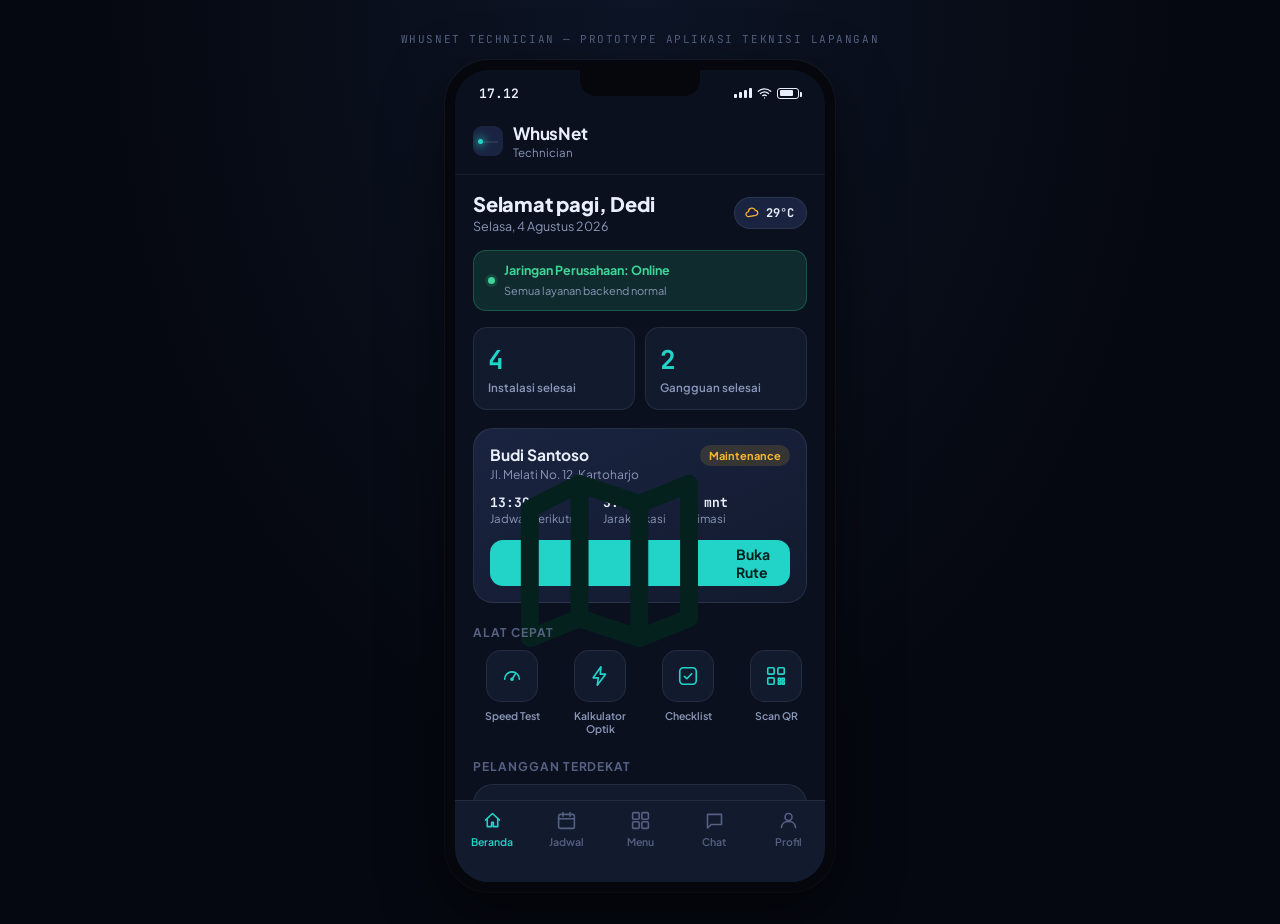
<file: index.html>
<!DOCTYPE html>

<html lang="id">
<head>
<meta charset="utf-8"/>
<meta content="width=device-width, initial-scale=1.0" name="viewport"/>
<title>WhusNet Technician — Prototype</title>
<link href="https://fonts.googleapis.com" rel="preconnect"/>
<link href="https://fonts.googleapis.com/css2?family=Plus+Jakarta+Sans:wght@400;500;600;700;800&amp;family=JetBrains+Mono:wght@400;500;600;700&amp;display=swap" rel="stylesheet"/>

<link href="style.css" rel="stylesheet"/></head>
<body>
<div class="wrap">
<div class="brandline">WHUSNET TECHNICIAN — PROTOTYPE APLIKASI TEKNISI LAPANGAN</div>
<div class="device" id="device">
<div class="notch"></div>
<div class="statusbar">
<span id="clock">09:41</span>
<div class="icons">
<div class="sig-bars"><i></i><i></i><i></i><i></i></div>
<svg fill="none" height="15" stroke="currentColor" stroke-linecap="round" stroke-width="2" viewbox="0 0 24 24" width="15"><path d="M2 8.5a15 15 0 0 1 20 0M5.5 12a10 10 0 0 1 13 0M9 15.5a5 5 0 0 1 6 0"></path><circle cx="12" cy="19" fill="currentColor" r="1" stroke="none"></circle></svg>
<div class="batt"><i></i></div>
</div>
</div>
<div class="appbar" id="appbar">
<button class="back-btn" id="backBtn" onclick="goBack()" style="display:none;"></button>
<div class="brandmark" id="brandmark">
<div class="pulse-mark"><div class="line"></div><div class="dot"></div></div>
</div>
<div class="title-block">
<h1 id="appbarTitle">WhusNet</h1>
<p id="appbarSub">Technician</p>
</div>
<button class="icon-btn" id="appbarAction"></button>
</div>
<div class="screens" id="screens"></div>
<div class="bottomnav" id="bottomnav"></div>
</div>
</div>

<script src="script.js"></script></body>
</html>
</file>
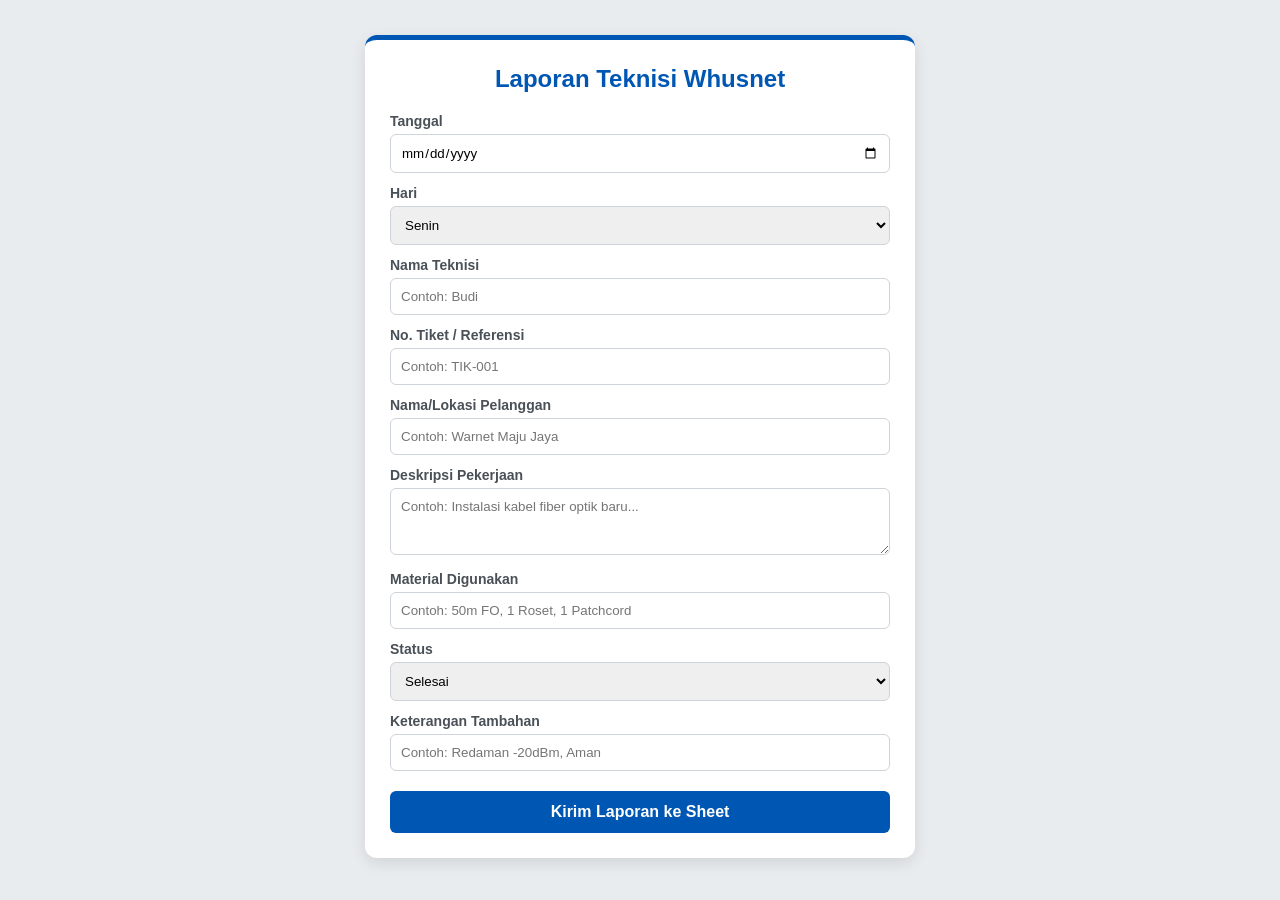
<file: laporan_harian_whusnet.html>
<!DOCTYPE html>
<html lang="id">
<head>
  <meta charset="UTF-8">
  <meta name="viewport" content="width=device-width, initial-scale=1.0">
  <title>Dashboard Laporan Whusnet</title>
  <style>
    body { font-family: 'Segoe UI', Tahoma, Geneva, Verdana, sans-serif; background-color: #e9ecef; padding: 15px; margin: 0; }
    .container { max-width: 500px; margin: 20px auto; background: #ffffff; padding: 25px; border-radius: 12px; box-shadow: 0 5px 15px rgba(0,0,0,0.1); border-top: 5px solid #0056b3; }
    h2 { text-align: center; color: #0056b3; margin-top: 0; }
    label { font-weight: 600; margin-top: 12px; display: block; color: #495057; font-size: 14px; }
    input, select, textarea { width: 100%; padding: 10px; margin-top: 5px; border: 1px solid #ced4da; border-radius: 6px; box-sizing: border-box; font-family: inherit; }
    input:focus, select:focus, textarea:focus { border-color: #0056b3; outline: none; box-shadow: 0 0 5px rgba(0,86,179,0.2); }
    button { width: 100%; padding: 12px; background-color: #0056b3; color: white; border: none; border-radius: 6px; font-size: 16px; font-weight: bold; cursor: pointer; margin-top: 20px; transition: 0.3s; }
    button:hover { background-color: #004494; }
    #loading { display: none; text-align: center; color: #d39e00; font-weight: bold; margin-top: 15px; font-size: 14px; }
    #success { display: none; text-align: center; color: #28a745; font-weight: bold; margin-top: 15px; font-size: 14px; }
  </style>
</head>
<body>

  <div class="container">
    <h2>Laporan Teknisi Whusnet</h2>
    <form id="formLaporan">
      
      <label>Tanggal</label>
      <input type="date" name="tanggal" required>
      
      <label>Hari</label>
      <select name="hari" required>
        <option value="Senin">Senin</option><option value="Selasa">Selasa</option>
        <option value="Rabu">Rabu</option><option value="Kamis">Kamis</option>
        <option value="Jumat">Jumat</option><option value="Sabtu">Sabtu</option>
        <option value="Minggu">Minggu</option>
      </select>
      
      <label>Nama Teknisi</label>
      <input type="text" name="teknisi" placeholder="Contoh: Budi" required>
      
      <label>No. Tiket / Referensi</label>
      <input type="text" name="tiket" placeholder="Contoh: TIK-001">
      
      <label>Nama/Lokasi Pelanggan</label>
      <input type="text" name="pelanggan" placeholder="Contoh: Warnet Maju Jaya" required>
      
      <label>Deskripsi Pekerjaan</label>
      <textarea name="deskripsi" rows="3" placeholder="Contoh: Instalasi kabel fiber optik baru..." required></textarea>
      
      <label>Material Digunakan</label>
      <input type="text" name="material" placeholder="Contoh: 50m FO, 1 Roset, 1 Patchcord">
      
      <label>Status</label>
      <select name="status">
        <option value="Selesai">Selesai</option>
        <option value="Pending">Pending</option>
      </select>
      
      <label>Keterangan Tambahan</label>
      <input type="text" name="keterangan" placeholder="Contoh: Redaman -20dBm, Aman">
      
      <button type="submit">Kirim Laporan ke Sheet</button>
      <div id="loading">⏳ Sedang mengirim data... Jangan tutup halaman ini.</div>
      <div id="success">✅ Mantap! Laporan berhasil masuk ke Google Sheet.</div>
    </form>
  </div>

  <script>
    // PASTIKAN ANDA MENGGANTI URL DI BAWAH INI DENGAN URL WEB APP MILIK ANDA
    const scriptURL = 'MASUKKAN_URL_WEB_APP_DI_SINI'; 
    
    const form = document.forms['formLaporan'];
    const btnSubmit = document.querySelector('button[type="submit"]');
    const loading = document.getElementById('loading');
    const successMsg = document.getElementById('success');

    form.addEventListener('submit', e => {
      e.preventDefault();
      
      // Tampilkan status loading
      loading.style.display = 'block';
      successMsg.style.display = 'none';
      btnSubmit.disabled = true;

      fetch(scriptURL, { method: 'POST', body: new FormData(form)})
        .then(response => {
          loading.style.display = 'none';
          successMsg.style.display = 'block';
          btnSubmit.disabled = false;
          form.reset(); // Kosongkan form setelah sukses
          
          // Hilangkan pesan sukses setelah 4 detik
          setTimeout(() => {
            successMsg.style.display = 'none';
          }, 4000);
        })
        .catch(error => {
          loading.style.display = 'none';
          btnSubmit.disabled = false;
          alert('Ups! Gagal mengirim laporan. Pastikan koneksi internet aman.');
          console.error('Error!', error.message);
        });
    });
  </script>
</body>
</html>
</file>
<file: style.css>
/* ============ TOKENS ============ */
:root{
  --bg:#0A101E;
  --page:#050810;
  --surface:#121A2E;
  --surface-2:#1A2440;
  --surface-3:#233052;
  --text:#EAF0FB;
  --text-dim:#8A97B8;
  --text-faint:#556082;
  --border:rgba(255,255,255,.08);
  --border-soft:rgba(255,255,255,.05);
  --accent:#22D3C7;
  --accent-dim:rgba(34,211,199,.14);
  --accent-2:#5B8CFF;
  --good:#3ED598;
  --good-dim:rgba(62,213,152,.14);
  --warn:#F5B62E;
  --warn-dim:rgba(245,182,46,.14);
  --bad:#F0475F;
  --bad-dim:rgba(240,71,95,.14);
  --radius-lg:20px;
  --radius-md:14px;
  --radius-sm:10px;
  --shadow:0 20px 60px rgba(0,0,0,.5);
  --font-ui:'Plus Jakarta Sans',sans-serif;
  --font-mono:'JetBrains Mono',monospace;
}
html.light{
  --bg:#F2F4FA;
  --page:#E4E8F2;
  --surface:#FFFFFF;
  --surface-2:#F3F5FB;
  --surface-3:#E9ECF6;
  --text:#101528;
  --text-dim:#5B6685;
  --text-faint:#8891AC;
  --border:rgba(16,20,40,.09);
  --border-soft:rgba(16,20,40,.05);
  --accent:#0EA5A0;
  --accent-dim:rgba(14,165,160,.10);
  --shadow:0 20px 50px rgba(30,40,70,.16);
}
*{box-sizing:border-box; margin:0; padding:0;}
body{
  background:radial-gradient(ellipse at top, #0d1526 0%, var(--page) 60%);
  min-height:100vh;
  display:flex;
  align-items:center;
  justify-content:center;
  padding:32px 12px;
  font-family:var(--font-ui);
  color:var(--text);
  -webkit-font-smoothing:antialiased;
}
html.light body{ background:radial-gradient(ellipse at top, #ffffff 0%, var(--page) 65%); }
button{font-family:inherit; cursor:pointer; border:none; background:none; color:inherit;}
input,select,textarea{font-family:inherit; color:inherit;}
::-webkit-scrollbar{width:0;height:0;}

/* ============ DEVICE FRAME ============ */
.wrap{display:flex; flex-direction:column; align-items:center; gap:14px;}
.brandline{
  font-family:var(--font-mono); font-size:11px; letter-spacing:.14em; text-transform:uppercase;
  color:var(--text-faint);
}
.device{
  width:390px; height:832px;
  background:var(--bg);
  border-radius:44px;
  border:10px solid #05070d;
  box-shadow:var(--shadow), 0 0 0 1px rgba(255,255,255,.04);
  position:relative;
  overflow:hidden;
  display:flex;
  flex-direction:column;
}
html.light .device{ border-color:#151a2c; }
.notch{
  position:absolute; top:0; left:50%; transform:translateX(-50%);
  width:120px; height:26px; background:#05070d; border-radius:0 0 16px 16px; z-index:50;
}
.statusbar{
  height:46px; flex-shrink:0; display:flex; align-items:center; justify-content:space-between;
  padding:0 26px 0 24px; font-family:var(--font-mono); font-size:13px; font-weight:600; color:var(--text);
}
.statusbar .icons{display:flex; align-items:center; gap:5px;}
.sig-bars{display:flex; align-items:flex-end; gap:2px; height:10px;}
.sig-bars i{width:3px; background:currentColor; border-radius:1px; display:block;}
.sig-bars i:nth-child(1){height:4px;} .sig-bars i:nth-child(2){height:6px;}
.sig-bars i:nth-child(3){height:8px;} .sig-bars i:nth-child(4){height:10px;}
.batt{width:22px; height:11px; border:1.4px solid currentColor; border-radius:3px; position:relative; padding:1.5px;}
.batt::after{content:'';position:absolute; right:-3.5px; top:3px; width:2px; height:5px; background:currentColor; border-radius:0 1px 1px 0;}
.batt i{display:block; height:100%; width:78%; background:currentColor; border-radius:1px;}

/* ============ APP HEADER ============ */
.appbar{
  flex-shrink:0; padding:6px 18px 14px; display:flex; align-items:center; gap:10px;
  border-bottom:1px solid var(--border-soft);
}
.appbar .back-btn{
  width:34px; height:34px; border-radius:10px; background:var(--surface-2); display:flex; align-items:center; justify-content:center; flex-shrink:0;
}
.appbar .back-btn svg{width:18px; height:18px;}
.appbar .title-block{flex:1; min-width:0;}
.appbar .title-block h1{font-size:17px; font-weight:700; letter-spacing:-.01em; white-space:nowrap; overflow:hidden; text-overflow:ellipsis;}
.appbar .title-block p{font-size:11.5px; color:var(--text-dim); margin-top:1px;}
.appbar .brandmark{display:flex; align-items:center; gap:8px;}
.pulse-mark{position:relative; width:30px; height:30px; border-radius:9px; background:var(--surface-2); display:flex; align-items:center; justify-content:center; flex-shrink:0; overflow:hidden;}
.pulse-mark .line{position:absolute; left:5px; right:5px; top:50%; height:1.5px; background:var(--border);}
.pulse-mark .dot{position:absolute; top:50%; left:5px; width:5px; height:5px; margin-top:-2.5px; border-radius:50%; background:var(--accent); box-shadow:0 0 8px 1px var(--accent); animation:pulseTravel 2.4s ease-in-out infinite;}
@keyframes pulseTravel{0%{left:5px;opacity:.2;} 50%{left:20px;opacity:1;} 100%{left:5px;opacity:.2;}}
.appbar .icon-btn{width:34px;height:34px;border-radius:10px;background:var(--surface-2);display:flex;align-items:center;justify-content:center;flex-shrink:0;}
.appbar .icon-btn svg{width:17px;height:17px;color:var(--text-dim);}

/* ============ SCREENS ============ */
.screens{flex:1; position:relative; overflow:hidden;}
.screen{
  position:absolute; inset:0; overflow-y:auto; padding:16px 18px 100px;
  display:none; animation:fadeIn .25s ease;
}
.screen.active{display:block;}
@keyframes fadeIn{from{opacity:0; transform:translateY(6px);} to{opacity:1; transform:translateY(0);}}

/* ============ COMMON COMPONENTS ============ */
.card{background:var(--surface); border:1px solid var(--border); border-radius:var(--radius-lg); padding:16px;}
.section-title{font-size:12px; font-weight:700; text-transform:uppercase; letter-spacing:.08em; color:var(--text-faint); margin:22px 0 10px;}
.section-title:first-child{margin-top:0;}
.pill{display:inline-flex; align-items:center; gap:4px; font-size:11px; font-weight:700; padding:4px 9px; border-radius:99px;}
.pill.good{background:var(--good-dim); color:var(--good);}
.pill.warn{background:var(--warn-dim); color:var(--warn);}
.pill.bad{background:var(--bad-dim); color:var(--bad);}
.pill.neutral{background:var(--surface-3); color:var(--text-dim);}
.dot{width:7px;height:7px;border-radius:50%; flex-shrink:0;}
.dot.good{background:var(--good); box-shadow:0 0 0 3px var(--good-dim);}
.dot.warn{background:var(--warn); box-shadow:0 0 0 3px var(--warn-dim);}
.dot.bad{background:var(--bad); box-shadow:0 0 0 3px var(--bad-dim);}
.dot.pulse{animation:dotpulse 1.8s ease-in-out infinite;}
@keyframes dotpulse{0%,100%{opacity:1;} 50%{opacity:.35;}}
.btn{display:flex; align-items:center; justify-content:center; gap:7px; height:46px; border-radius:13px; font-weight:700; font-size:14px;}
.btn.primary{background:var(--accent); color:#04211E;}
html.light .btn.primary{color:#fff;}
.btn.primary:active{filter:brightness(.92);}
.btn.ghost{background:var(--surface-2); color:var(--text); border:1px solid var(--border);}
.btn.danger{background:var(--bad-dim); color:var(--bad);}
.btn[disabled]{opacity:.4; pointer-events:none;}
.mono{font-family:var(--font-mono);}
.input{
  width:100%; height:44px; background:var(--surface-2); border:1px solid var(--border); border-radius:12px;
  padding:0 13px; font-size:14px; color:var(--text);
}
.input:focus, select.input:focus{outline:none; border-color:var(--accent);}
textarea.input{height:80px; padding:11px 13px; resize:none; line-height:1.5;}
select.input{appearance:none; -webkit-appearance:none;}
.field label{display:block; font-size:12px; font-weight:600; color:var(--text-dim); margin-bottom:6px;}
.field{margin-bottom:14px;}
.row{display:flex; gap:10px;}
.row > *{flex:1;}
.list-item{display:flex; align-items:center; gap:12px; padding:13px 0; border-bottom:1px solid var(--border-soft);}
.list-item:last-child{border-bottom:none;}
.icon-chip{width:38px; height:38px; border-radius:11px; background:var(--surface-2); display:flex; align-items:center; justify-content:center; flex-shrink:0; color:var(--accent);}
.icon-chip svg{width:18px; height:18px;}
.empty-note{font-size:12.5px; color:var(--text-faint); text-align:center; padding:18px 10px; line-height:1.6;}

/* ============ BOTTOM NAV ============ */
.bottomnav{
  position:absolute; left:0; right:0; bottom:0; height:82px; padding-bottom:14px;
  background:var(--surface); border-top:1px solid var(--border);
  display:flex; align-items:flex-start; padding-top:9px; z-index:40;
}
.navbtn{flex:1; display:flex; flex-direction:column; align-items:center; gap:4px; color:var(--text-faint);}
.navbtn svg{width:21px; height:21px;}
.navbtn span{font-size:10.5px; font-weight:600;}
.navbtn.active{color:var(--accent);}

/* ============ DASHBOARD ============ */
.greet-row{display:flex; align-items:center; justify-content:space-between; margin-bottom:16px;}
.greet-row h1{font-size:20px; font-weight:800; letter-spacing:-.01em;}
.greet-row p{font-size:12.5px; color:var(--text-dim); margin-top:2px;}
.weather-chip{display:flex; align-items:center; gap:6px; background:var(--surface-2); border:1px solid var(--border); border-radius:99px; padding:7px 12px 7px 9px;}
.weather-chip svg{width:16px;height:16px; color:var(--warn);}
.weather-chip span{font-size:12px; font-weight:700; font-family:var(--font-mono);}
.net-status{display:flex; align-items:center; gap:9px; background:var(--good-dim); border:1px solid rgba(62,213,152,.25); border-radius:13px; padding:11px 14px; margin-bottom:16px;}
.net-status .txt{flex:1;}
.net-status .txt b{font-size:12.5px; color:var(--good); display:block;}
.net-status .txt span{font-size:11px; color:var(--text-dim);}
.stat-grid{display:grid; grid-template-columns:1fr 1fr; gap:10px; margin-bottom:18px;}
.stat-card{background:var(--surface); border:1px solid var(--border); border-radius:var(--radius-md); padding:14px;}
.stat-card .num{font-family:var(--font-mono); font-size:26px; font-weight:700; color:var(--accent);}
.stat-card .lbl{font-size:11.5px; color:var(--text-dim); margin-top:3px; font-weight:600;}
.next-card{background:linear-gradient(155deg, var(--surface-2), var(--surface)); border:1px solid var(--border); border-radius:var(--radius-lg); padding:16px; margin-bottom:20px;}
.next-card .top{display:flex; justify-content:space-between; align-items:flex-start; margin-bottom:10px;}
.next-card .name{font-size:15.5px; font-weight:700;}
.next-card .addr{font-size:12px; color:var(--text-dim); margin-top:3px;}
.next-card .meta{display:flex; gap:14px; margin:12px 0 14px; font-size:11.5px; color:var(--text-dim);}
.next-card .meta b{color:var(--text); font-family:var(--font-mono); display:block; font-size:13px;}
.quick-row{display:flex; gap:10px; overflow-x:auto; padding-bottom:2px; margin-bottom:6px;}
.quick-item{flex-shrink:0; width:78px; display:flex; flex-direction:column; align-items:center; gap:7px;}
.quick-item .ic{width:52px; height:52px; border-radius:15px; background:var(--surface); border:1px solid var(--border); display:flex; align-items:center; justify-content:center; color:var(--accent);}
.quick-item .ic svg{width:22px;height:22px;}
.quick-item span{font-size:10.5px; font-weight:600; text-align:center; color:var(--text-dim); line-height:1.25;}
.mini-cust{display:flex; align-items:center; gap:11px; padding:10px 0; border-bottom:1px solid var(--border-soft);}
.mini-cust:last-child{border:none;}
.mini-cust .av{width:36px;height:36px;border-radius:10px;background:var(--surface-3); display:flex;align-items:center;justify-content:center; font-size:12px; font-weight:700; color:var(--text-dim); flex-shrink:0;}
.mini-cust .info{flex:1; min-width:0;}
.mini-cust .info b{font-size:13px; display:block;}
.mini-cust .info span{font-size:11px; color:var(--text-faint);}
.mini-cust .dist{font-size:11px; font-family:var(--font-mono); color:var(--accent); font-weight:600;}

/* ============ JADWAL ============ */
.seg{display:flex; background:var(--surface-2); border-radius:12px; padding:3px; margin-bottom:16px;}
.seg button{flex:1; height:36px; border-radius:9px; font-size:12.5px; font-weight:700; color:var(--text-dim);}
.seg button.active{background:var(--surface); color:var(--text); box-shadow:0 2px 6px rgba(0,0,0,.15);}
.job-card{display:flex; gap:12px; padding:14px 0; border-bottom:1px solid var(--border-soft);}
.job-card:last-child{border:none;}
.job-time{width:52px; flex-shrink:0; text-align:center;}
.job-time b{font-family:var(--font-mono); font-size:14px; display:block;}
.job-time span{font-size:9.5px; color:var(--text-faint);}
.job-line{width:2px; background:var(--border); border-radius:1px; position:relative; flex-shrink:0;}
.job-line i{position:absolute; top:2px; left:50%; transform:translateX(-50%); width:8px; height:8px; border-radius:50%; background:var(--accent);}
.job-body{flex:1; min-width:0;}
.job-body .top{display:flex; justify-content:space-between; align-items:flex-start; gap:8px;}
.job-body b{font-size:13.5px;}
.job-body .addr{font-size:11.5px; color:var(--text-dim); margin:3px 0 7px;}
.job-tags{display:flex; gap:6px; flex-wrap:wrap;}

/* ============ PELANGGAN ============ */
.search-wrap{position:relative; margin-bottom:16px;}
.search-wrap svg{position:absolute; left:13px; top:50%; transform:translateY(-50%); width:16px; height:16px; color:var(--text-faint);}
.search-wrap input{padding-left:38px;}
.cust-row{display:flex; align-items:center; gap:12px; padding:13px 0; border-bottom:1px solid var(--border-soft);}
.cust-row:last-child{border:none;}
.cust-row .av{width:42px;height:42px;border-radius:12px;background:var(--surface-2); border:1px solid var(--border); display:flex;align-items:center;justify-content:center; font-size:13px; font-weight:700; color:var(--accent); flex-shrink:0;}
.cust-row .info{flex:1; min-width:0;}
.cust-row .info b{font-size:13.5px; display:block; white-space:nowrap; overflow:hidden; text-overflow:ellipsis;}
.cust-row .info span{font-size:11.5px; color:var(--text-faint);}
.cust-row svg.chev{width:16px;height:16px; color:var(--text-faint); flex-shrink:0;}
.detail-hero{display:flex; align-items:center; gap:13px; margin-bottom:18px;}
.detail-hero .av{width:56px;height:56px;border-radius:16px;background:var(--surface-2); border:1px solid var(--border); display:flex;align-items:center;justify-content:center; font-size:18px; font-weight:700; color:var(--accent);}
.detail-hero h2{font-size:17px; font-weight:800;}
.detail-hero p{font-size:12px; color:var(--text-dim); margin-top:2px;}
.info-row{display:flex; justify-content:space-between; align-items:center; padding:11px 0; border-bottom:1px solid var(--border-soft); font-size:13px;}
.info-row:last-child{border:none;}
.info-row .k{color:var(--text-dim); font-size:12px;}
.info-row .v{font-weight:600; text-align:right; max-width:60%;}
.link-row{color:var(--accent); font-weight:700;}
.hist-row{display:flex; gap:10px; padding:10px 0; border-bottom:1px solid var(--border-soft); font-size:12px;}
.hist-row:last-child{border:none;}
.hist-row .b{width:6px;height:6px;border-radius:50%; background:var(--accent); margin-top:5px; flex-shrink:0;}
.hist-row span{color:var(--text-dim);}

/* ============ CALCULATORS ============ */
.result-box{background:var(--surface-2); border:1px solid var(--border); border-radius:var(--radius-md); padding:16px; margin-top:16px; text-align:center;}
.result-box .big{font-family:var(--font-mono); font-size:32px; font-weight:700; margin:6px 0 2px;}
.result-box .lbl{font-size:11.5px; color:var(--text-dim); font-weight:600; text-transform:uppercase; letter-spacing:.04em;}
.power-scale{position:relative; height:8px; border-radius:99px; background:linear-gradient(90deg, var(--bad) 0%, var(--warn) 18%, var(--good) 32%, var(--good) 78%, var(--warn) 90%, var(--bad) 100%); margin:18px 0 8px;}
.power-scale .marker{position:absolute; top:-5px; width:3px; height:18px; background:var(--text); border-radius:2px; box-shadow:0 0 0 2px var(--bg);}
.scale-labels{display:flex; justify-content:space-between; font-size:10px; font-family:var(--font-mono); color:var(--text-faint);}
.res-mini-row{display:flex; gap:10px; margin-top:14px;}
.res-mini{flex:1; background:var(--surface); border:1px solid var(--border); border-radius:11px; padding:10px; text-align:center;}
.res-mini .n{font-family:var(--font-mono); font-weight:700; font-size:15px;}
.res-mini .l{font-size:10px; color:var(--text-faint); margin-top:2px;}
.donut-wrap{display:flex; justify-content:center; margin:6px 0 18px;}
.donut{width:160px; height:160px; border-radius:50%; display:flex; align-items:center; justify-content:center; position:relative;}
.donut .hole{width:118px; height:118px; border-radius:50%; background:var(--surface); display:flex; flex-direction:column; align-items:center; justify-content:center;}
.donut .hole b{font-family:var(--font-mono); font-size:24px; font-weight:700;}
.donut .hole span{font-size:10px; color:var(--text-faint); font-weight:600;}

/* ============ SPEEDTEST ============ */
.st-ring-wrap{display:flex; justify-content:center; margin:10px 0 8px;}
.st-ring{width:190px; height:190px; border-radius:50%; position:relative; display:flex; align-items:center; justify-content:center;}
.st-ring .hole{width:150px; height:150px; border-radius:50%; background:var(--surface); display:flex; flex-direction:column; align-items:center; justify-content:center;}
.st-ring .hole .v{font-family:var(--font-mono); font-size:34px; font-weight:700; color:var(--accent);}
.st-ring .hole .u{font-size:11px; color:var(--text-dim); font-weight:600; margin-top:2px;}
.st-ring .hole .s{font-size:10px; color:var(--text-faint); margin-top:6px;}
.st-mini-grid{display:grid; grid-template-columns:1fr 1fr 1fr; gap:8px; margin:16px 0;}
.st-mini{background:var(--surface); border:1px solid var(--border); border-radius:11px; padding:11px 8px; text-align:center;}
.st-mini .n{font-family:var(--font-mono); font-weight:700; font-size:15px;}
.st-mini .l{font-size:9.5px; color:var(--text-faint); margin-top:3px; text-transform:uppercase; letter-spacing:.03em;}
.st-meta{display:flex; justify-content:space-between; font-size:11.5px; color:var(--text-dim); padding:12px 0; border-top:1px solid var(--border-soft); border-bottom:1px solid var(--border-soft); margin-bottom:16px;}
.hist-item{display:flex; justify-content:space-between; align-items:center; padding:11px 0; border-bottom:1px solid var(--border-soft); font-size:12.5px;}
.hist-item:last-child{border:none;}
.hist-item .d{color:var(--text-faint); font-size:11px;}

/* ============ CHECKLIST ============ */
.progress-track{height:8px; border-radius:99px; background:var(--surface-2); overflow:hidden; margin-bottom:18px;}
.progress-fill{height:100%; background:var(--accent); border-radius:99px; transition:width .3s ease; width:0%;}
.chk-item{display:flex; align-items:center; gap:12px; padding:13px 0; border-bottom:1px solid var(--border-soft);}
.chk-item:last-child{border:none;}
.chk-box{width:24px;height:24px;border-radius:8px; border:2px solid var(--border); display:flex; align-items:center; justify-content:center; flex-shrink:0; transition:.15s;}
.chk-box svg{width:14px;height:14px; opacity:0;}
.chk-item.checked .chk-box{background:var(--accent); border-color:var(--accent);}
.chk-item.checked .chk-box svg{opacity:1; color:#04211E;}
.chk-item span{font-size:13.5px; font-weight:600;}
.chk-item.checked span{color:var(--text-dim); text-decoration:line-through;}

/* ============ INVENTORY ============ */
.inv-row{padding:12px 0; border-bottom:1px solid var(--border-soft);}
.inv-row:last-child{border:none;}
.inv-top{display:flex; justify-content:space-between; align-items:center; margin-bottom:7px;}
.inv-top b{font-size:13.5px;}
.inv-top .qty{font-family:var(--font-mono); font-size:12.5px; font-weight:700;}
.inv-bar{height:6px; border-radius:99px; background:var(--surface-2); overflow:hidden;}
.inv-bar i{display:block; height:100%; border-radius:99px; background:var(--accent);}
.inv-bar.low i{background:var(--bad);}

/* ============ PROFIL ============ */
.profile-hero{display:flex; flex-direction:column; align-items:center; text-align:center; padding:8px 0 20px;}
.profile-hero .av{width:84px;height:84px;border-radius:24px; background:linear-gradient(155deg, var(--surface-2), var(--surface-3)); border:1px solid var(--border); display:flex; align-items:center; justify-content:center; font-size:26px; font-weight:800; color:var(--accent); margin-bottom:12px;}
.profile-hero h2{font-size:18px; font-weight:800;}
.profile-hero p{font-size:12.5px; color:var(--text-dim); margin-top:3px;}
.badge-row{display:flex; gap:7px; margin-top:12px; flex-wrap:wrap; justify-content:center;}
.chip{font-size:10.5px; font-weight:700; padding:5px 10px; border-radius:99px; background:var(--surface-2); border:1px solid var(--border); color:var(--text-dim);}

/* ============ SETTINGS ============ */
.set-row{display:flex; align-items:center; gap:12px; padding:14px 0; border-bottom:1px solid var(--border-soft);}
.set-row:last-child{border:none;}
.set-row .txt{flex:1;}
.set-row .txt b{font-size:13.5px; display:block;}
.set-row .txt span{font-size:11.5px; color:var(--text-faint);}
.switch{width:44px; height:26px; border-radius:99px; background:var(--surface-3); position:relative; flex-shrink:0; transition:.2s;}
.switch::after{content:''; position:absolute; top:3px; left:3px; width:20px; height:20px; border-radius:50%; background:#fff; transition:.2s; box-shadow:0 1px 3px rgba(0,0,0,.3);}
.switch.on{background:var(--accent);}
.switch.on::after{left:21px;}

/* ============ CHAT ============ */
.chat-scroll{display:flex; flex-direction:column; gap:10px; padding-bottom:8px;}
.bubble{max-width:76%; padding:10px 13px; border-radius:16px; font-size:13px; line-height:1.45;}
.bubble.them{align-self:flex-start; background:var(--surface-2); border-bottom-left-radius:4px;}
.bubble.me{align-self:flex-end; background:var(--accent); color:#04211E; border-bottom-right-radius:4px;}
.bubble-meta{font-size:9.5px; color:var(--text-faint); margin-top:3px;}
.chat-inputbar{position:absolute; left:18px; right:18px; bottom:96px; display:flex; gap:8px; z-index:30;}
.chat-inputbar input{flex:1;}
.chat-inputbar button{width:44px; height:44px; border-radius:12px; background:var(--accent); display:flex; align-items:center; justify-content:center; flex-shrink:0;}
.chat-inputbar button svg{width:18px;height:18px; color:#04211E;}

/* ============ MENU GRID ============ */
.cat-block{margin-bottom:6px;}
.feat-grid{display:grid; grid-template-columns:1fr 1fr; gap:10px;}
.feat-card{background:var(--surface); border:1px solid var(--border); border-radius:14px; padding:13px; display:flex; flex-direction:column; gap:20px; min-height:92px;}
.feat-card .ic{width:34px;height:34px; border-radius:10px; background:var(--accent-dim); color:var(--accent); display:flex; align-items:center; justify-content:center;}
.feat-card .ic svg{width:17px;height:17px;}
.feat-card b{font-size:12px; font-weight:700; line-height:1.25;}
.feat-card .built-tag{position:absolute; margin-top:-30px; margin-left:56px; font-size:8.5px; font-weight:800; color:var(--accent); letter-spacing:.04em;}

/* generic feature screen */
.gen-hero{display:flex; align-items:center; gap:13px; margin-bottom:6px;}
.gen-hero .ic{width:52px;height:52px; border-radius:16px; background:var(--accent-dim); color:var(--accent); display:flex; align-items:center; justify-content:center; flex-shrink:0;}
.gen-hero .ic svg{width:24px;height:24px;}
.gen-hero h2{font-size:16.5px; font-weight:800;}
.gen-hero p{font-size:11.5px; color:var(--text-faint); margin-top:2px;}
.sub-row{display:flex; align-items:center; gap:10px; padding:12px 0; border-bottom:1px solid var(--border-soft); font-size:13px; font-weight:600;}
.sub-row:last-child{border:none;}
.sub-row .n{width:22px;height:22px;border-radius:7px; background:var(--surface-2); color:var(--text-faint); font-size:10px; font-family:var(--font-mono); display:flex; align-items:center; justify-content:center; flex-shrink:0;}
.qr-frame{width:190px; height:190px; margin:14px auto 20px; position:relative;}
.qr-frame i{position:absolute; width:26px; height:26px; border:3px solid var(--accent);}
.qr-frame i:nth-child(1){top:0; left:0; border-right:none; border-bottom:none; border-radius:8px 0 0 0;}
.qr-frame i:nth-child(2){top:0; right:0; border-left:none; border-bottom:none; border-radius:0 8px 0 0;}
.qr-frame i:nth-child(3){bottom:0; left:0; border-right:none; border-top:none; border-radius:0 0 0 8px;}
.qr-frame i:nth-child(4){bottom:0; right:0; border-left:none; border-top:none; border-radius:0 0 8px 0;}
.qr-frame .scanline{position:absolute; left:8px; right:8px; height:2px; background:var(--accent); box-shadow:0 0 8px 1px var(--accent); animation:scanmove 2.2s ease-in-out infinite;}
@keyframes scanmove{0%,100%{top:14px;} 50%{top:176px;}}
.net-node{display:flex; align-items:center; gap:10px; padding:11px 0; border-bottom:1px solid var(--border-soft); font-size:12.5px;}
.net-node:last-child{border:none;}
.net-node .sq{width:30px;height:30px;border-radius:9px; display:flex; align-items:center; justify-content:center; font-size:9px; font-weight:800; flex-shrink:0;}

/* ============ RESPONSIVE ============ */
@media (max-width:430px){
  .device{width:100vw; height:100vh; border-radius:0; border:none;}
  body{padding:0;}
  .wrap{gap:0;}
  .brandline{display:none;}
}
</file>
